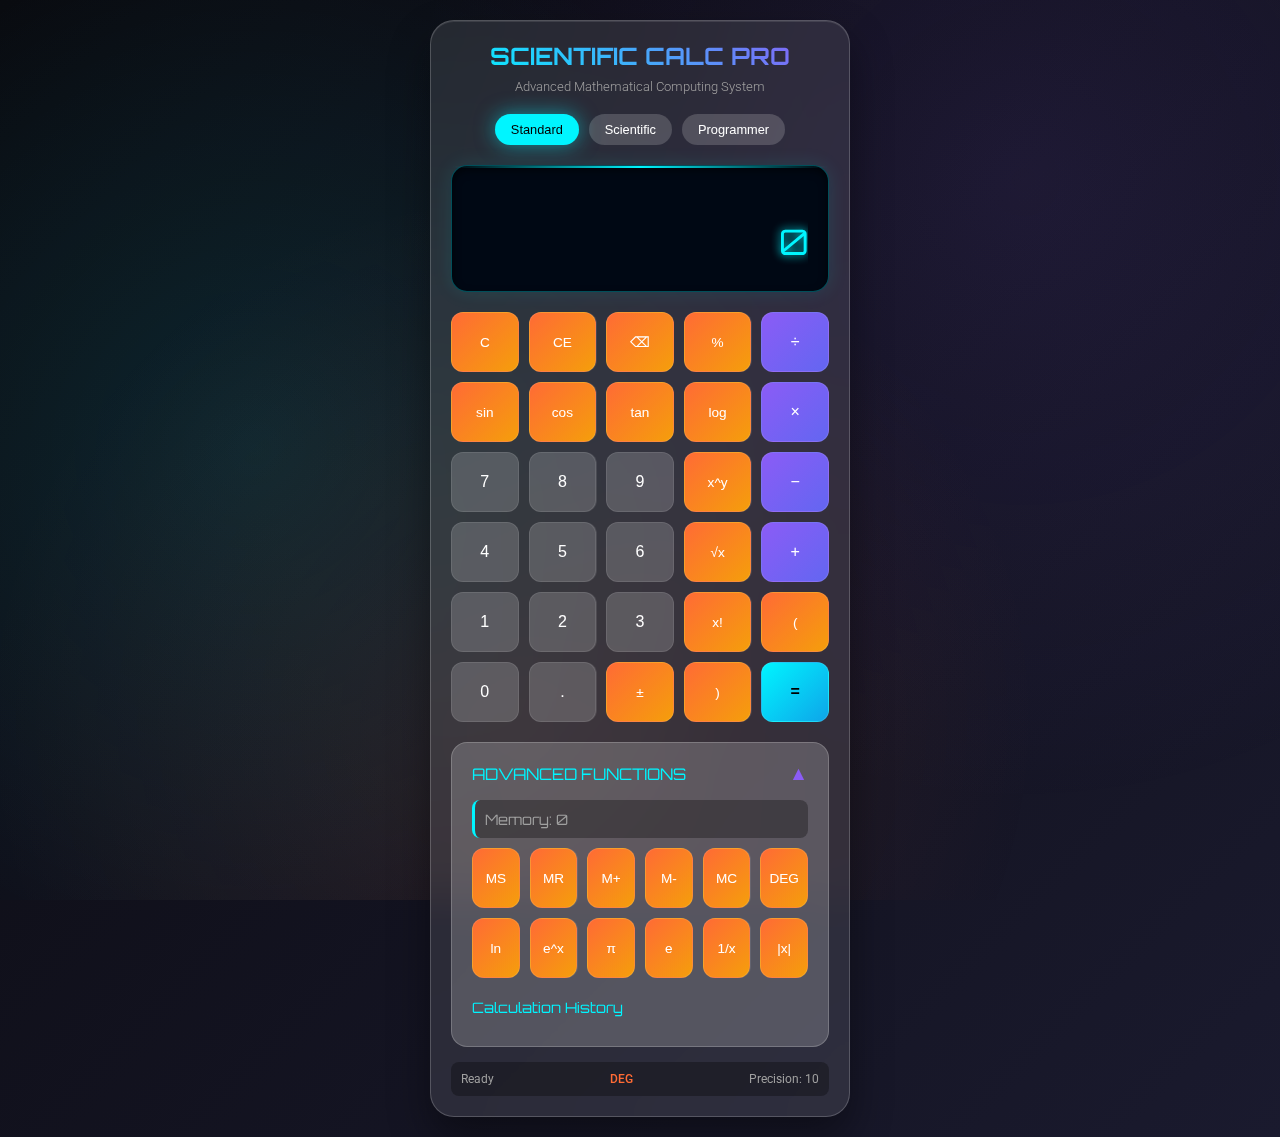
<file: Calculator/index.html>
<!DOCTYPE html>
<html lang="en">
<head>
    <meta charset="UTF-8">
    <meta name="viewport" content="width=device-width, initial-scale=1.0">
    <title>Advanced Scientific Calculator Pro</title>
    <link rel="stylesheet" href="styles.css">
</head>
<body>
    <div class="calculator-container">
        <div class="calc-header">
            <h1 class="calc-title">SCIENTIFIC CALC PRO</h1>
            <p class="calc-subtitle">Advanced Mathematical Computing System</p>
        </div>

        <div class="mode-selector">
            <button class="mode-btn active" data-mode="standard">Standard</button>
            <button class="mode-btn" data-mode="scientific">Scientific</button>
            <button class="mode-btn" data-mode="programmer">Programmer</button>
        </div>

        <div class="display-section">
            <div class="secondary-display" id="secondaryDisplay"></div>
            <div class="main-display" id="mainDisplay">0</div>
        </div>

        <div class="button-grid" id="buttonGrid">
            <!-- Standard Mode Buttons -->
            <button class="calc-btn function" data-action="clear">C</button>
            <button class="calc-btn function" data-action="clearEntry">CE</button>
            <button class="calc-btn function" data-action="backspace">⌫</button>
            <button class="calc-btn function" data-action="percentage">%</button>
            <button class="calc-btn operator" data-action="divide">÷</button>
            
            <button class="calc-btn function" data-action="sin">sin</button>
            <button class="calc-btn function" data-action="cos">cos</button>
            <button class="calc-btn function" data-action="tan">tan</button>
            <button class="calc-btn function" data-action="log">log</button>
            <button class="calc-btn operator" data-action="multiply">×</button>
            
            <button class="calc-btn" data-value="7">7</button>
            <button class="calc-btn" data-value="8">8</button>
            <button class="calc-btn" data-value="9">9</button>
            <button class="calc-btn function" data-action="power">x^y</button>
            <button class="calc-btn operator" data-action="subtract">−</button>
            
            <button class="calc-btn" data-value="4">4</button>
            <button class="calc-btn" data-value="5">5</button>
            <button class="calc-btn" data-value="6">6</button>
            <button class="calc-btn function" data-action="sqrt">√x</button>
            <button class="calc-btn operator" data-action="add">+</button>
            
            <button class="calc-btn" data-value="1">1</button>
            <button class="calc-btn" data-value="2">2</button>
            <button class="calc-btn" data-value="3">3</button>
            <button class="calc-btn function" data-action="factorial">x!</button>
            <button class="calc-btn function" data-action="openParen">(</button>
            
            <button class="calc-btn" data-value="0">0</button>
            <button class="calc-btn" data-value=".">.</button>
            <button class="calc-btn function" data-action="negate">±</button>
            <button class="calc-btn function" data-action="closeParen">)</button>
            <button class="calc-btn equals" data-action="equals">=</button>
        </div>

        <div class="advanced-panel">
            <div class="panel-header">
                <span class="panel-title">ADVANCED FUNCTIONS</span>
                <button class="toggle-btn" id="advancedToggle">▲</button>
            </div>
            
            <div class="memory-display" id="memoryDisplay">Memory: 0</div>
            
            <div class="button-grid" style="grid-template-columns: repeat(6, 1fr);">
                <button class="calc-btn function" data-action="memoryStore">MS</button>
                <button class="calc-btn function" data-action="memoryRecall">MR</button>
                <button class="calc-btn function" data-action="memoryAdd">M+</button>
                <button class="calc-btn function" data-action="memorySubtract">M-</button>
                <button class="calc-btn function" data-action="memoryClear">MC</button>
                <button class="calc-btn function" data-action="toggleAngle">DEG</button>
                
                <button class="calc-btn function" data-action="ln">ln</button>
                <button class="calc-btn function" data-action="exp">e^x</button>
                <button class="calc-btn function" data-action="pi">π</button>
                <button class="calc-btn function" data-action="e">e</button>
                <button class="calc-btn function" data-action="reciprocal">1/x</button>
                <button class="calc-btn function" data-action="abs">|x|</button>
            </div>
            
            <div class="history-panel" id="historyPanel">
                <div class="panel-title" style="font-size: 0.9rem; margin-bottom: 10px;">Calculation History</div>
            </div>
        </div>

        <div class="status-bar">
            <span id="statusText">Ready</span>
            <span class="angle-mode" id="angleMode">DEG</span>
            <span id="precisionDisplay">Precision: 10</span>
        </div>
    </div>
    <script src="script.js"></script>
</html>
</file>
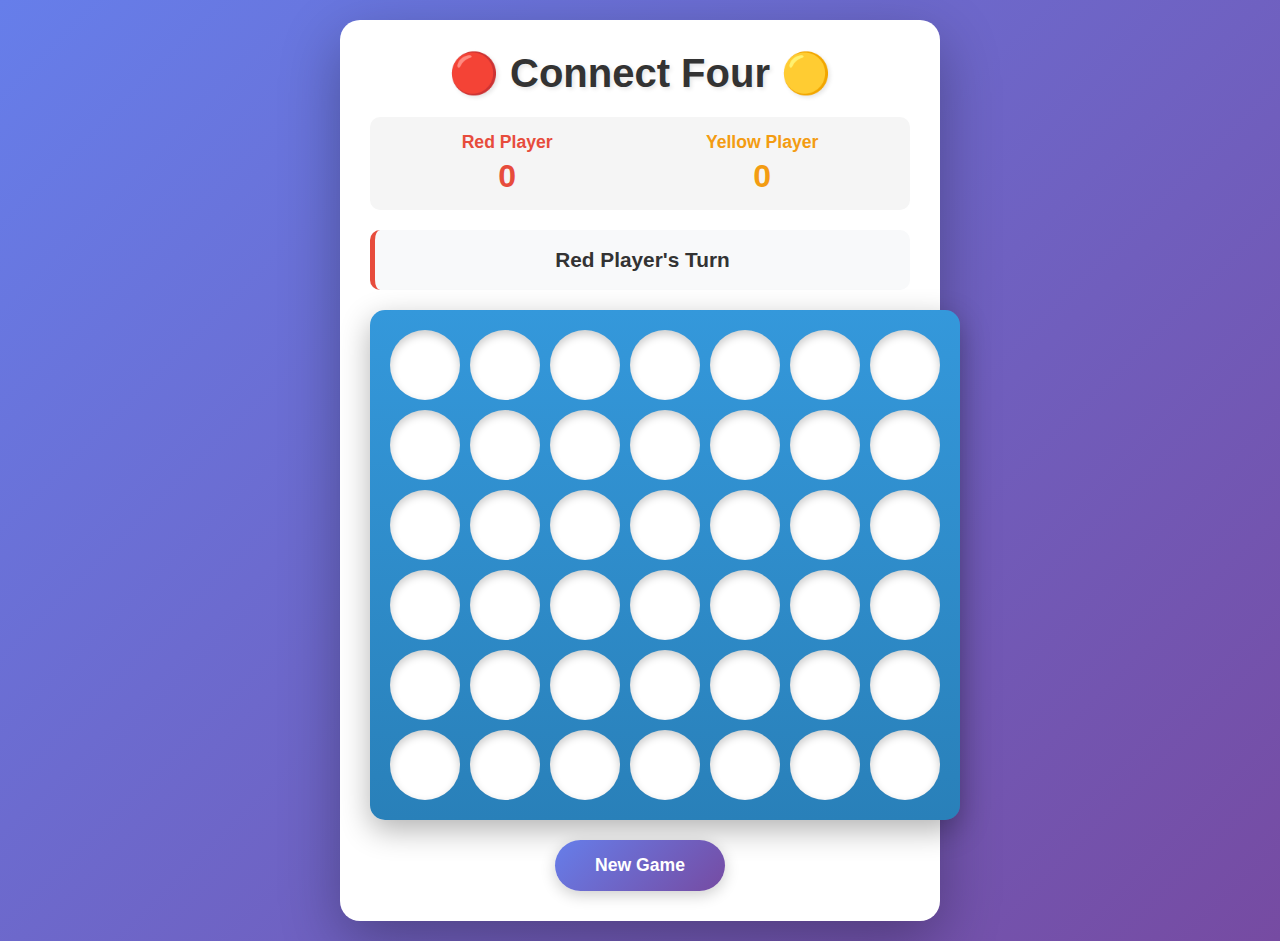
<file: Connect Four Game/index.html>
<!DOCTYPE html>
<html lang="en">
<head>
    <meta charset="UTF-8">
    <meta name="viewport" content="width=device-width, initial-scale=1.0">
    <title>Connect Four</title>
    <link rel="stylesheet" href="styles.css">
</head>
<body>
    <div class="game-container">
        <h1>🔴 Connect Four 🟡</h1>
        
        <div class="score-board">
            <div class="score player-red">
                <div class="score-label">Red Player</div>
                <div class="score-value" id="red-score">0</div>
            </div>
            <div class="score player-yellow">
                <div class="score-label">Yellow Player</div>
                <div class="score-value" id="yellow-score">0</div>
            </div>
        </div>

        <div class="status red-turn" id="status">Red Player's Turn</div>

        <div class="board" id="board"></div>

        <div class="controls">
            <button onclick="resetGame()">New Game</button>
        </div>
    </div>

    <script src="script.js"></script>
</body>
</html>
</file>
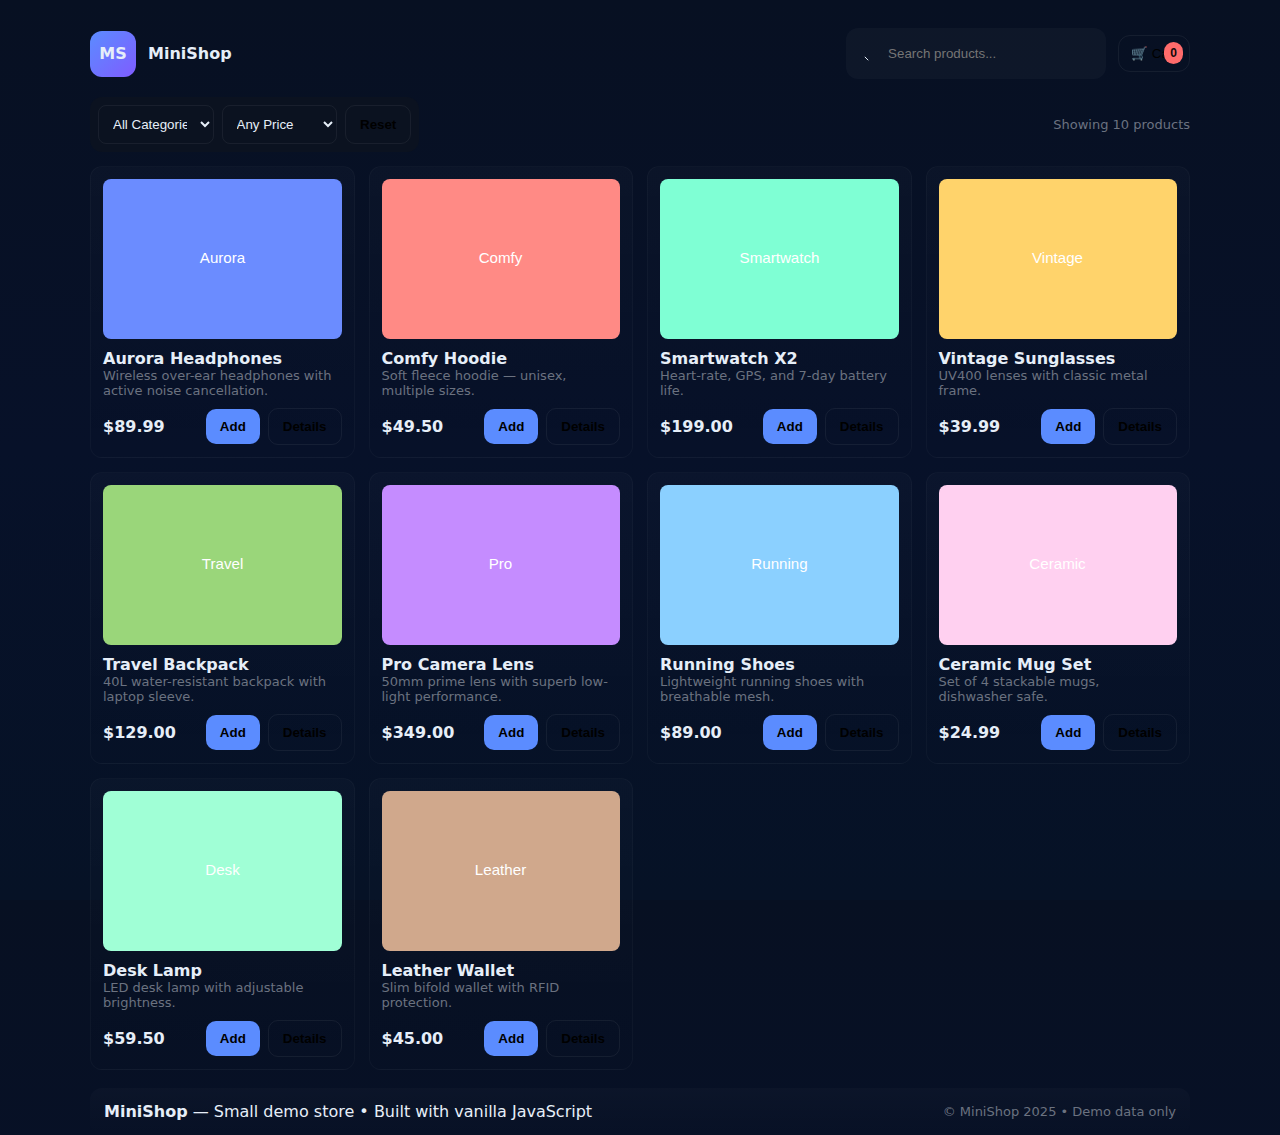
<file: E-Commerce/index.html>
<!doctype html>
<html lang="en">
<head>
  <meta charset="utf-8" />
  <meta name="viewport" content="width=device-width,initial-scale=1" />
  <title>MiniShop — Single File E‑Commerce</title>
  <link rel="stylesheet" href="styles.css" />
</head>
<body>
  <div class="app">
    <header>
      <div class="logo"><div class="mark">MS</div><h1>MiniShop</h1></div>
      <div class="nav">
        <div class="search" role="search">
          <svg width="16" height="16" viewBox="0 0 24 24" fill="none"><path d="M21 21l-4.35-4.35" stroke="currentColor" stroke-width="1.5" stroke-linecap="round" stroke-linejoin="round"/></svg>
          <input id="searchInput" placeholder="Search products..." />
        </div>
        <button class="cart-btn" id="openCartBtn" aria-label="Open cart">
          🛒 Cart <span class="cart-count" id="cartCount">0</span>
        </button>
      </div>
    </header>

    <main>
      <section class="controls">
        <div class="filters">
          <select id="categoryFilter">
            <option value="all">All Categories</option>
          </select>
          <select id="priceFilter">
            <option value="all">Any Price</option>
            <option value="0-50">Under $50</option>
            <option value="50-150">$50 - $150</option>
            <option value="150-99999">$150+</option>
          </select>
          <button class="btn ghost" id="resetFilters">Reset</button>
        </div>
        <div style="margin-left:auto;color:var(--muted);font-size:13px">Showing <span id="resultCount">0</span> products</div>
      </section>

      <section class="grid" id="productGrid" aria-live="polite"></section>
    </main>

    <footer>
      <div>
        <strong>MiniShop</strong> — Small demo store • Built with vanilla JavaScript
      </div>
      <div class="muted">© MiniShop 2025 • Demo data only</div>
    </footer>
  </div>

  <!-- Modal / Overlay (used for product details and cart/checkout) -->
  <div class="overlay" id="overlay">
    <div class="panel" id="panel"></div>
  </div>

  <template id="productCardTpl">
    <article class="card fade-in">
      <div class="thumb" data-img></div>
      <div>
        <div class="title" data-title></div>
        <div class="muted" data-desc></div>
      </div>
      <div class="card-controls">
        <div>
          <div class="price" data-price></div>
        </div>
        <div style="display:flex;gap:8px;align-items:center">
          <button class="btn" data-add>Add</button>
          <button class="btn ghost" data-details>Details</button>
        </div>
      </div>
    </article>
  </template>

    <script src="script.js"></script>
</body>
</html>
</file>
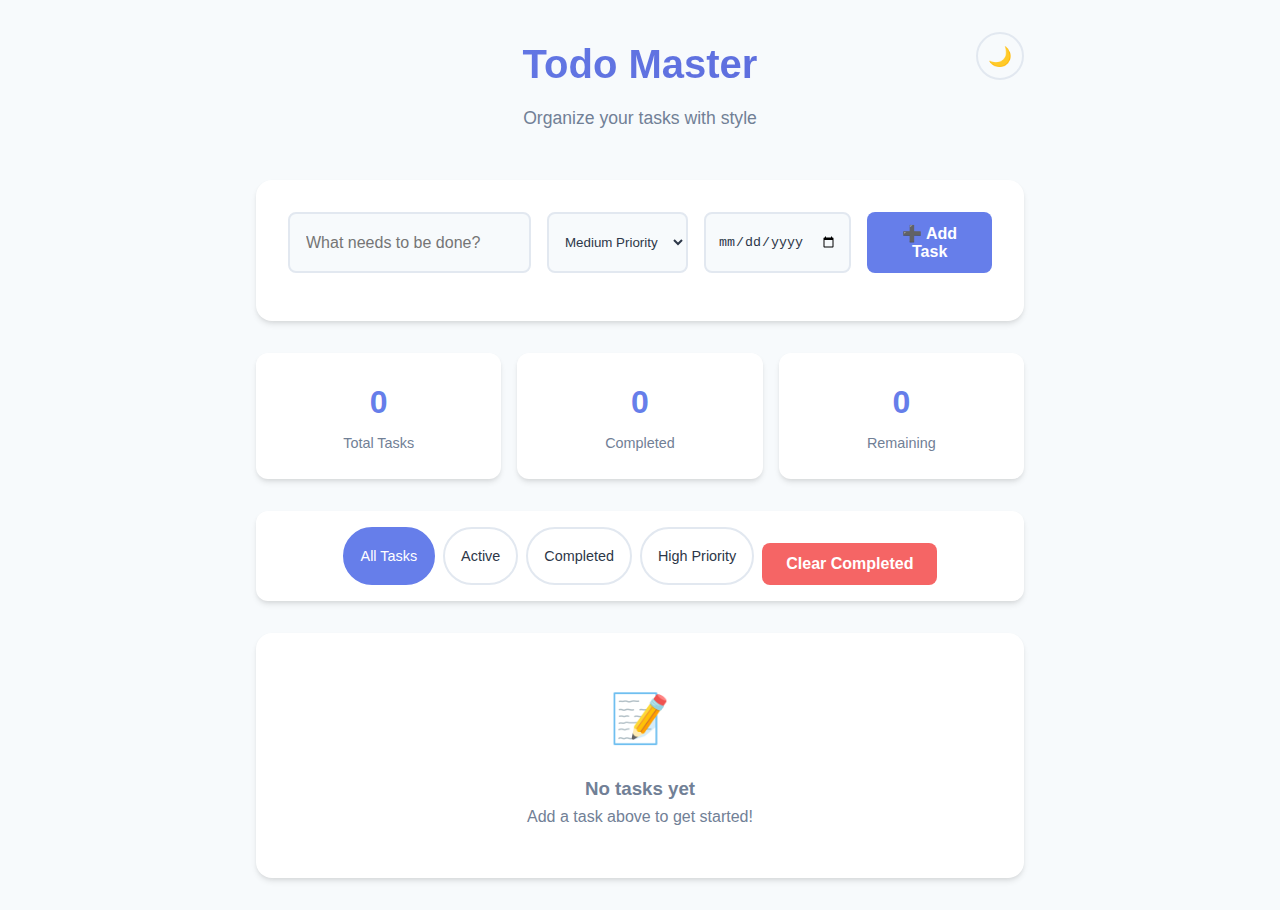
<file: To Do List/index.html>
<!DOCTYPE html>
<html lang="en">
<head>
    <meta charset="UTF-8">
    <meta name="viewport" content="width=device-width, initial-scale=1.0">
    <title>Modern Todo List</title>
    <link rel="stylesheet" href="styles.css">
</head>
<body>
    <div class="app-container">
        <header class="header">
            <h1 class="app-title">Todo Master</h1>
            <p class="app-subtitle">Organize your tasks with style</p>
            <button class="theme-toggle" id="themeToggle" aria-label="Toggle dark mode">🌙</button>
        </header>

        <form class="todo-form" id="todoForm">
            <div class="input-group">
                <input 
                    type="text" 
                    class="todo-input" 
                    id="todoInput" 
                    placeholder="What needs to be done?"
                    aria-label="New todo item"
                    required
                />
                <select class="priority-select" id="prioritySelect" aria-label="Priority level">
                    <option value="low">Low Priority</option>
                    <option value="medium" selected>Medium Priority</option>
                    <option value="high">High Priority</option>
                </select>
                <input 
                    type="date" 
                    class="due-date" 
                    id="dueDateInput"
                    aria-label="Due date"
                />
                <button type="submit" class="btn btn-primary" aria-label="Add todo">
                    ➕ Add Task
                </button>
            </div>
        </form>

        <div class="stats-container">
            <div class="stat-card">
                <div class="stat-number" id="totalTasks">0</div>
                <div class="stat-label">Total Tasks</div>
            </div>
            <div class="stat-card">
                <div class="stat-number" id="completedTasks">0</div>
                <div class="stat-label">Completed</div>
            </div>
            <div class="stat-card">
                <div class="stat-number" id="remainingTasks">0</div>
                <div class="stat-label">Remaining</div>
            </div>
        </div>

        <div class="filters">
            <button class="filter-btn active" data-filter="all">All Tasks</button>
            <button class="filter-btn" data-filter="active">Active</button>
            <button class="filter-btn" data-filter="completed">Completed</button>
            <button class="filter-btn" data-filter="high">High Priority</button>
            <button class="clear-completed btn" id="clearCompleted">Clear Completed</button>
        </div>

        <div class="todo-list" id="todoList">
            <div class="empty-state">
                <div class="emoji">📝</div>
                <h3>No tasks yet</h3>
                <p>Add a task above to get started!</p>
            </div>
        </div>
    </div>

    <script src="script.js"></script>
</body>
</html>
</file>
<file: Calculator/styles.css>
@import url('https://fonts.googleapis.com/css2?family=Orbitron:wght@400;700;900&family=Roboto:wght@300;400;500;700&display=swap');
        
        :root {
            --primary-bg: #0a0a0f;
            --secondary-bg: #1a1a2e;
            --accent-cyan: #00f5ff;
            --accent-purple: #8b5cf6;
            --accent-orange: #ff6b35;
            --display-bg: #000814;
            --button-bg: rgba(255, 255, 255, 0.08);
            --button-hover: rgba(255, 255, 255, 0.15);
            --text-primary: #ffffff;
            --text-secondary: #a0a0a0;
            --glass-bg: rgba(255, 255, 255, 0.1);
            --glass-border: rgba(255, 255, 255, 0.2);
            --shadow-color: rgba(0, 245, 255, 0.3);
        }

        * {
            margin: 0;
            padding: 0;
            box-sizing: border-box;
        }

        body {
            font-family: 'Roboto', sans-serif;
            background: linear-gradient(135deg, var(--primary-bg) 0%, var(--secondary-bg) 100%);
            min-height: 100vh;
            color: var(--text-primary);
            overflow-x: auto;
            position: relative;
        }

        body::before {
            content: '';
            position: fixed;
            top: 0;
            left: 0;
            width: 100%;
            height: 100%;
            background: 
                radial-gradient(circle at 20% 50%, rgba(0, 245, 255, 0.1) 0%, transparent 50%),
                radial-gradient(circle at 80% 20%, rgba(139, 92, 246, 0.1) 0%, transparent 50%),
                radial-gradient(circle at 40% 80%, rgba(255, 107, 53, 0.1) 0%, transparent 50%);
            pointer-events: none;
            z-index: -1;
        }

        .calculator-container {
            max-width: 420px;
            margin: 20px auto;
            padding: 20px;
            background: var(--glass-bg);
            border: 1px solid var(--glass-border);
            border-radius: 24px;
            backdrop-filter: blur(20px);
            box-shadow: 
                0 20px 40px rgba(0, 0, 0, 0.4),
                inset 0 1px 0 rgba(255, 255, 255, 0.1);
            position: relative;
        }

        .calculator-container::before {
            content: '';
            position: absolute;
            top: -1px;
            left: -1px;
            right: -1px;
            bottom: -1px;
            background: linear-gradient(45deg, var(--accent-cyan), var(--accent-purple), var(--accent-orange), var(--accent-cyan));
            border-radius: 24px;
            z-index: -1;
            opacity: 0;
            transition: opacity 0.3s ease;
        }

        .calculator-container:hover::before {
            opacity: 0.3;
        }

        .calc-header {
            text-align: center;
            margin-bottom: 20px;
        }

        .calc-title {
            font-family: 'Orbitron', monospace;
            font-size: 1.5rem;
            font-weight: 700;
            background: linear-gradient(45deg, var(--accent-cyan), var(--accent-purple));
            -webkit-background-clip: text;
            -webkit-text-fill-color: transparent;
            margin-bottom: 8px;
        }

        .calc-subtitle {
            font-size: 0.8rem;
            color: var(--text-secondary);
            font-weight: 300;
        }

        .mode-selector {
            display: flex;
            justify-content: center;
            gap: 10px;
            margin-bottom: 20px;
        }

        .mode-btn {
            padding: 8px 16px;
            border: none;
            border-radius: 20px;
            background: var(--button-bg);
            color: var(--text-primary);
            font-size: 0.8rem;
            cursor: pointer;
            transition: all 0.3s ease;
            backdrop-filter: blur(10px);
        }

        .mode-btn:hover, .mode-btn.active {
            background: var(--accent-cyan);
            color: #000;
            box-shadow: 0 0 20px rgba(0, 245, 255, 0.5);
        }

        .display-section {
            background: var(--display-bg);
            border-radius: 16px;
            padding: 20px;
            margin-bottom: 20px;
            border: 1px solid rgba(0, 245, 255, 0.3);
            box-shadow: 
                inset 0 4px 8px rgba(0, 0, 0, 0.6),
                0 0 20px rgba(0, 245, 255, 0.1);
            position: relative;
        }

        .display-section::before {
            content: '';
            position: absolute;
            top: 0;
            left: 0;
            right: 0;
            height: 2px;
            background: linear-gradient(90deg, transparent, var(--accent-cyan), transparent);
            animation: scan 3s ease-in-out infinite;
        }

        @keyframes scan {
            0%, 100% { opacity: 0; }
            50% { opacity: 0.8; }
        }

        .secondary-display {
            font-family: 'Orbitron', monospace;
            font-size: 0.9rem;
            color: var(--text-secondary);
            min-height: 20px;
            text-align: right;
            margin-bottom: 5px;
        }

        .main-display {
            font-family: 'Orbitron', monospace;
            font-size: 2.2rem;
            color: var(--accent-cyan);
            text-align: right;
            min-height: 60px;
            display: flex;
            align-items: center;
            justify-content: flex-end;
            text-shadow: 0 0 10px currentColor;
            word-break: break-all;
            overflow-x: auto;
        }

        .button-grid {
            display: grid;
            grid-template-columns: repeat(5, 1fr);
            gap: 10px;
            margin-bottom: 20px;
        }

        .calc-btn {
            height: 60px;
            border: none;
            border-radius: 12px;
            background: var(--button-bg);
            color: var(--text-primary);
            font-size: 1rem;
            font-weight: 500;
            cursor: pointer;
            transition: all 0.2s ease;
            position: relative;
            backdrop-filter: blur(10px);
            border: 1px solid rgba(255, 255, 255, 0.1);
            overflow: hidden;
        }

        .calc-btn::before {
            content: '';
            position: absolute;
            top: 50%;
            left: 50%;
            width: 0;
            height: 0;
            border-radius: 50%;
            background: rgba(255, 255, 255, 0.2);
            transition: all 0.3s ease;
            transform: translate(-50%, -50%);
        }

        .calc-btn:hover::before {
            width: 100px;
            height: 100px;
        }

        .calc-btn:hover {
            background: var(--button-hover);
            transform: translateY(-2px);
            box-shadow: 
                0 8px 16px rgba(0, 0, 0, 0.3),
                0 0 20px rgba(255, 255, 255, 0.1);
        }

        .calc-btn:active {
            transform: translateY(0);
            box-shadow: inset 0 2px 4px rgba(0, 0, 0, 0.3);
        }

        .calc-btn.operator {
            background: linear-gradient(135deg, var(--accent-purple), #6366f1);
            color: white;
        }

        .calc-btn.operator:hover {
            box-shadow: 0 8px 20px rgba(139, 92, 246, 0.4);
        }

        .calc-btn.function {
            background: linear-gradient(135deg, var(--accent-orange), #f59e0b);
            color: white;
            font-size: 0.85rem;
        }

        .calc-btn.function:hover {
            box-shadow: 0 8px 20px rgba(255, 107, 53, 0.4);
        }

        .calc-btn.equals {
            background: linear-gradient(135deg, var(--accent-cyan), #0ea5e9);
            color: #000;
            font-weight: 700;
        }

        .calc-btn.equals:hover {
            box-shadow: 0 8px 20px rgba(0, 245, 255, 0.5);
        }

        .calc-btn.wide {
            grid-column: span 2;
        }

        .advanced-panel {
            margin-top: 20px;
            padding: 20px;
            background: var(--glass-bg);
            border-radius: 16px;
            border: 1px solid var(--glass-border);
            backdrop-filter: blur(10px);
        }

        .panel-header {
            display: flex;
            justify-content: space-between;
            align-items: center;
            margin-bottom: 15px;
        }

        .panel-title {
            font-family: 'Orbitron', monospace;
            font-size: 1rem;
            color: var(--accent-cyan);
        }

        .toggle-btn {
            background: none;
            border: none;
            color: var(--accent-purple);
            font-size: 1.2rem;
            cursor: pointer;
            transition: transform 0.3s ease;
        }

        .toggle-btn:hover {
            transform: scale(1.1);
        }

        .memory-display {
            font-family: 'Orbitron', monospace;
            font-size: 0.9rem;
            color: var(--text-secondary);
            margin-bottom: 10px;
            padding: 10px;
            background: rgba(0, 0, 0, 0.3);
            border-radius: 8px;
            border-left: 3px solid var(--accent-cyan);
        }

        .history-panel {
            max-height: 200px;
            overflow-y: auto;
            margin-top: 10px;
        }

        .history-item {
            padding: 8px;
            margin-bottom: 5px;
            background: rgba(255, 255, 255, 0.05);
            border-radius: 8px;
            font-family: 'Orbitron', monospace;
            font-size: 0.8rem;
            cursor: pointer;
            transition: all 0.2s ease;
        }

        .history-item:hover {
            background: rgba(255, 255, 255, 0.1);
            transform: translateX(5px);
        }

        .status-bar {
            display: flex;
            justify-content: space-between;
            align-items: center;
            margin-top: 15px;
            padding: 10px;
            background: rgba(0, 0, 0, 0.3);
            border-radius: 8px;
            font-size: 0.75rem;
            color: var(--text-secondary);
        }

        .angle-mode {
            color: var(--accent-orange);
            font-weight: 500;
        }

        .error {
            color: #ef4444;
            animation: shake 0.5s ease-in-out;
        }

        @keyframes shake {
            0%, 100% { transform: translateX(0); }
            25% { transform: translateX(-5px); }
            75% { transform: translateX(5px); }
        }

        @keyframes glow {
            0%, 100% { box-shadow: 0 0 5px currentColor; }
            50% { box-shadow: 0 0 20px currentColor, 0 0 30px currentColor; }
        }

        .calculating {
            animation: glow 1s ease-in-out infinite;
        }

        /* Mobile Responsive */
        @media (max-width: 480px) {
            .calculator-container {
                margin: 10px;
                padding: 15px;
            }
            
            .main-display {
                font-size: 1.8rem;
            }
            
            .calc-btn {
                height: 50px;
                font-size: 0.9rem;
            }
            
            .button-grid {
                gap: 8px;
            }
        }

        /* Scrollbar Styling */
        ::-webkit-scrollbar {
            width: 6px;
        }

        ::-webkit-scrollbar-track {
            background: rgba(255, 255, 255, 0.1);
            border-radius: 3px;
        }

        ::-webkit-scrollbar-thumb {
            background: var(--accent-cyan);
            border-radius: 3px;
        }

        ::-webkit-scrollbar-thumb:hover {
            background: var(--accent-purple);
        }
</file>
<file: Connect Four Game/styles.css>
* {
            margin: 0;
            padding: 0;
            box-sizing: border-box;
        }

        body {
            font-family: 'Segoe UI', Tahoma, Geneva, Verdana, sans-serif;
            background: linear-gradient(135deg, #667eea 0%, #764ba2 100%);
            min-height: 100vh;
            display: flex;
            justify-content: center;
            align-items: center;
            padding: 20px;
        }

        .game-container {
            background: white;
            border-radius: 20px;
            padding: 30px;
            box-shadow: 0 20px 60px rgba(0, 0, 0, 0.3);
            max-width: 600px;
            width: 100%;
        }

        h1 {
            text-align: center;
            color: #333;
            margin-bottom: 20px;
            font-size: 2.5em;
            text-shadow: 2px 2px 4px rgba(0, 0, 0, 0.1);
        }

        .score-board {
            display: flex;
            justify-content: space-around;
            margin-bottom: 20px;
            padding: 15px;
            background: #f5f5f5;
            border-radius: 10px;
        }

        .score {
            text-align: center;
        }

        .score-label {
            font-weight: bold;
            font-size: 1.1em;
            margin-bottom: 5px;
        }

        .score-value {
            font-size: 2em;
            font-weight: bold;
        }

        .player-red .score-label,
        .player-red .score-value {
            color: #e74c3c;
        }

        .player-yellow .score-label,
        .player-yellow .score-value {
            color: #f39c12;
        }

        .status {
            text-align: center;
            font-size: 1.3em;
            margin-bottom: 20px;
            padding: 15px;
            background: #f8f9fa;
            border-radius: 10px;
            font-weight: bold;
            color: #333;
            min-height: 60px;
            display: flex;
            align-items: center;
            justify-content: center;
        }

        .status.red-turn {
            border-left: 5px solid #e74c3c;
        }

        .status.yellow-turn {
            border-left: 5px solid #f39c12;
        }

        .board {
            background: linear-gradient(180deg, #3498db 0%, #2980b9 100%);
            padding: 15px;
            border-radius: 15px;
            box-shadow: 0 10px 30px rgba(0, 0, 0, 0.3);
            margin: 0 auto;
            width: fit-content;
            display: grid;
            grid-template-columns: repeat(7, 1fr);
            gap: 0;
            justify-items: center;
        }

        .column {
            display: flex;
            flex-direction: column;
            position: relative;
        }

        .cell {
            width: 70px;
            height: 70px;
            background: white;
            border-radius: 50%;
            margin: 5px;
            display: flex;
            align-items: center;
            justify-content: center;
            cursor: pointer;
            position: relative;
            box-shadow: inset 0 4px 8px rgba(0, 0, 0, 0.2);
            transition: transform 0.2s;
        }

        .cell:hover {
            transform: scale(1.05);
        }

        .cell.disabled {
            cursor: not-allowed;
        }

        .cell.disabled:hover {
            transform: scale(1);
        }

        .disc {
            width: 60px;
            height: 60px;
            border-radius: 50%;
            position: absolute;
            animation: drop 0.5s ease-in;
            box-shadow: 0 4px 8px rgba(0, 0, 0, 0.3);
        }

        @keyframes drop {
            0% {
                transform: translateY(-400px);
            }
            60% {
                transform: translateY(10px);
            }
            80% {
                transform: translateY(-5px);
            }
            100% {
                transform: translateY(0);
            }
        }

        .disc.red {
            background: radial-gradient(circle at 30% 30%, #ff6b6b, #e74c3c);
        }

        .disc.yellow {
            background: radial-gradient(circle at 30% 30%, #ffd93d, #f39c12);
        }

        .disc.winning {
            animation: pulse 0.6s ease-in-out infinite alternate;
        }

        @keyframes pulse {
            0% {
                transform: scale(1);
                box-shadow: 0 4px 8px rgba(0, 0, 0, 0.3);
            }
            100% {
                transform: scale(1.1);
                box-shadow: 0 6px 12px rgba(0, 0, 0, 0.5), 0 0 20px rgba(255, 255, 255, 0.8);
            }
        }

        .hover-disc {
            width: 60px;
            height: 60px;
            border-radius: 50%;
            position: absolute;
            top: -80px;
            left: 50%;
            transform: translateX(-50%);
            opacity: 0;
            transition: opacity 0.2s;
            pointer-events: none;
        }

        .column:hover .hover-disc {
            opacity: 0.7;
        }

        .column.disabled:hover .hover-disc {
            opacity: 0;
        }

        .hover-disc.red {
            background: radial-gradient(circle at 30% 30%, #ff6b6b, #e74c3c);
        }

        .hover-disc.yellow {
            background: radial-gradient(circle at 30% 30%, #ffd93d, #f39c12);
        }

        .controls {
            text-align: center;
            margin-top: 20px;
        }

        button {
            background: linear-gradient(135deg, #667eea 0%, #764ba2 100%);
            color: white;
            border: none;
            padding: 15px 40px;
            font-size: 1.1em;
            border-radius: 50px;
            cursor: pointer;
            font-weight: bold;
            box-shadow: 0 4px 15px rgba(0, 0, 0, 0.2);
            transition: transform 0.2s, box-shadow 0.2s;
        }

        button:hover {
            transform: translateY(-2px);
            box-shadow: 0 6px 20px rgba(0, 0, 0, 0.3);
        }

        button:active {
            transform: translateY(0);
        }

        @media (max-width: 600px) {
            .cell {
                width: 45px;
                height: 45px;
                margin: 3px;
            }

            .disc, .hover-disc {
                width: 38px;
                height: 38px;
            }

            h1 {
                font-size: 1.8em;
            }

            .game-container {
                padding: 15px;
            }
        }
</file>
<file: E-Commerce/styles.css>
:root{
      --accent:#5b8cff; --muted:#6b7280; --bg:#0f1724; --card:#0b1220; --glass: rgba(255,255,255,0.03);
      --radius:14px; --max-width:1100px; --tax:0.08;
    }
    *{box-sizing:border-box}
    html,body{height:100%}
    body{
      margin:0; font-family:Inter,ui-sans-serif,system-ui,-apple-system,"Segoe UI",Roboto,"Helvetica Neue",Arial;
      background: linear-gradient(180deg,#071022 0%, #071129 50%, #061226 100%); color:#e6eef8; -webkit-font-smoothing:antialiased;
      display:flex; justify-content:center; padding:28px;
    }
    .app{width:100%; max-width:var(--max-width)}

    /* ---------- Header ---------- */
    header{display:flex; align-items:center; justify-content:space-between; gap:16px; margin-bottom:18px}
    .logo{display:flex;align-items:center;gap:12px}
    .logo .mark{width:46px;height:46px;border-radius:12px;background:linear-gradient(135deg,var(--accent),#7f5cff);display:flex;align-items:center;justify-content:center;font-weight:700}
    .logo h1{font-size:16px;margin:0}
    .nav{display:flex; gap:12px; align-items:center}
    .search{display:flex;align-items:center;background:var(--glass);padding:8px;border-radius:12px;gap:8px}
    .search input{background:transparent;border:0;outline:0;color:inherit;width:220px}

    .cart-btn{position:relative;background:transparent;border:1px solid rgba(255,255,255,0.06); padding:10px 12px;border-radius:12px;cursor:pointer}
    .cart-count{position:absolute;right:6px;top:6px;background:#ff6b6b;color:#100a0a;font-weight:700;font-size:12px;padding:4px 6px;border-radius:999px}

    /* ---------- Main layout ---------- */
    .controls{display:flex;gap:12px;align-items:center;margin-bottom:14px;flex-wrap:wrap}
    .filters{display:flex;gap:8px;padding:8px;background:var(--card);border-radius:12px}
    .grid{display:grid;grid-template-columns:repeat(auto-fit,minmax(220px,1fr));gap:14px}

    /* ---------- Product card ---------- */
    .card{background:linear-gradient(180deg, rgba(255,255,255,0.02), transparent);padding:12px;border-radius:12px;border:1px solid rgba(255,255,255,0.03);display:flex;flex-direction:column;gap:10px}
    .thumb{height:160px;border-radius:10px;background:#071428;display:flex;align-items:center;justify-content:center;font-size:28px}
    .title{font-weight:600}
    .muted{color:var(--muted);font-size:13px}
    .price{font-weight:700}
    .card-controls{display:flex;justify-content:space-between;align-items:center}
    button[href]{cursor:pointer}

    /* ---------- Modal & cart ---------- */
    .overlay{position:fixed;inset:0;background:rgba(3,6,12,0.6);display:none;align-items:center;justify-content:center;padding:26px}
    .overlay.show{display:flex}
    .panel{background:linear-gradient(180deg,#071127,#08122a);padding:18px;border-radius:14px;max-width:720px;width:100%;box-shadow:0 10px 30px rgba(2,6,23,0.6)}

    .cart-list{max-height:320px;overflow:auto;margin-bottom:12px}
    .cart-item{display:flex;gap:12px;align-items:center;padding:8px;border-radius:8px}
    .qty-input{width:64px}

    /* ---------- Checkout ---------- */
    form label{display:block;font-size:13px;margin-top:8px}
    .row{display:flex;gap:8px}
    .col{flex:1}
    input,select,textarea{background:transparent;border:1px solid rgba(255,255,255,0.06);padding:10px;border-radius:8px;color:inherit;width:100%}
    .btn{background:var(--accent);border:0;padding:10px 14px;border-radius:10px;font-weight:700;cursor:pointer}
    .btn.ghost{background:transparent;border:1px solid rgba(255,255,255,0.06)}

    /* ---------- Footer ---------- */
    footer{margin-top:18px;padding:14px;border-radius:12px;background:linear-gradient(180deg, rgba(255,255,255,0.02), transparent);display:flex;justify-content:space-between;align-items:center}

    /* ---------- Tiny responsiveness ---------- */
    @media (max-width:520px){
      .search input{width:120px}
      .logo h1{display:none}
      .controls{flex-direction:column;align-items:stretch}
    }

    /* ---------- Micro animations ---------- */
    .card:hover{transform:translateY(-6px);transition:transform .25s}
    .thumb{transition:transform .3s}
    .card:hover .thumb{transform:scale(1.03)}
    .fade-in{animation:fadeIn .28s ease}
    @keyframes fadeIn{from{opacity:0;transform:translateY(6px)}to{opacity:1;transform:none}}
</file>
<file: To Do List/styles.css>
* {
            margin: 0;
            padding: 0;
            box-sizing: border-box;
        }

        :root {
            --primary-color: #667eea;
            --primary-dark: #5a67d8;
            --success-color: #48bb78;
            --danger-color: #f56565;
            --warning-color: #ed8936;
            --bg-color: #f7fafc;
            --surface-color: #ffffff;
            --text-color: #2d3748;
            --text-muted: #718096;
            --border-color: #e2e8f0;
            --shadow: 0 4px 6px -1px rgba(0, 0, 0, 0.1), 0 2px 4px -1px rgba(0, 0, 0, 0.06);
            --shadow-lg: 0 10px 15px -3px rgba(0, 0, 0, 0.1), 0 4px 6px -2px rgba(0, 0, 0, 0.05);
        }

        [data-theme="dark"] {
            --bg-color: #1a202c;
            --surface-color: #2d3748;
            --text-color: #f7fafc;
            --text-muted: #a0aec0;
            --border-color: #4a5568;
        }

        body {
            font-family: 'Segoe UI', Tahoma, Geneva, Verdana, sans-serif;
            background: var(--bg-color);
            color: var(--text-color);
            line-height: 1.6;
            transition: all 0.3s ease;
        }

        .app-container {
            max-width: 800px;
            margin: 0 auto;
            padding: 2rem 1rem;
            min-height: 100vh;
        }

        .header {
            text-align: center;
            margin-bottom: 3rem;
            position: relative;
        }

        .app-title {
            font-size: 2.5rem;
            font-weight: 700;
            background: linear-gradient(135deg, var(--primary-color), var(--primary-dark));
            -webkit-background-clip: text;
            -webkit-text-fill-color: transparent;
            background-clip: text;
            margin-bottom: 0.5rem;
        }

        .app-subtitle {
            color: var(--text-muted);
            font-size: 1.1rem;
        }

        .theme-toggle {
            position: absolute;
            top: 0;
            right: 0;
            background: none;
            border: 2px solid var(--border-color);
            border-radius: 50%;
            width: 3rem;
            height: 3rem;
            cursor: pointer;
            display: flex;
            align-items: center;
            justify-content: center;
            font-size: 1.2rem;
            transition: all 0.3s ease;
        }

        .theme-toggle:hover {
            border-color: var(--primary-color);
            transform: scale(1.05);
        }

        .todo-form {
            background: var(--surface-color);
            padding: 2rem;
            border-radius: 1rem;
            box-shadow: var(--shadow);
            margin-bottom: 2rem;
            transition: all 0.3s ease;
        }

        .input-group {
            display: flex;
            gap: 1rem;
            margin-bottom: 1rem;
        }

        .todo-input {
            flex: 1;
            padding: 0.75rem 1rem;
            border: 2px solid var(--border-color);
            border-radius: 0.5rem;
            font-size: 1rem;
            transition: all 0.3s ease;
            background: var(--bg-color);
            color: var(--text-color);
        }

        .todo-input:focus {
            outline: none;
            border-color: var(--primary-color);
            box-shadow: 0 0 0 3px rgba(102, 126, 234, 0.1);
        }

        .priority-select, .due-date {
            padding: 0.75rem;
            border: 2px solid var(--border-color);
            border-radius: 0.5rem;
            background: var(--bg-color);
            color: var(--text-color);
            transition: all 0.3s ease;
        }

        .priority-select:focus, .due-date:focus {
            outline: none;
            border-color: var(--primary-color);
        }

        .btn {
            padding: 0.75rem 1.5rem;
            border: none;
            border-radius: 0.5rem;
            font-size: 1rem;
            font-weight: 600;
            cursor: pointer;
            transition: all 0.3s ease;
            display: inline-flex;
            align-items: center;
            gap: 0.5rem;
        }

        .btn-primary {
            background: var(--primary-color);
            color: white;
        }

        .btn-primary:hover {
            background: var(--primary-dark);
            transform: translateY(-1px);
        }

        .stats-container {
            display: grid;
            grid-template-columns: repeat(auto-fit, minmax(200px, 1fr));
            gap: 1rem;
            margin-bottom: 2rem;
        }

        .stat-card {
            background: var(--surface-color);
            padding: 1.5rem;
            border-radius: 0.75rem;
            box-shadow: var(--shadow);
            text-align: center;
            transition: all 0.3s ease;
        }

        .stat-card:hover {
            transform: translateY(-2px);
            box-shadow: var(--shadow-lg);
        }

        .stat-number {
            font-size: 2rem;
            font-weight: 700;
            color: var(--primary-color);
        }

        .stat-label {
            color: var(--text-muted);
            font-size: 0.9rem;
            margin-top: 0.25rem;
        }

        .filters {
            background: var(--surface-color);
            padding: 1rem;
            border-radius: 0.75rem;
            box-shadow: var(--shadow);
            margin-bottom: 2rem;
            display: flex;
            flex-wrap: wrap;
            gap: 0.5rem;
            justify-content: center;
        }

        .filter-btn {
            padding: 0.5rem 1rem;
            border: 2px solid var(--border-color);
            background: transparent;
            border-radius: 2rem;
            cursor: pointer;
            transition: all 0.3s ease;
            font-size: 0.9rem;
            color: var(--text-color);
        }

        .filter-btn.active {
            background: var(--primary-color);
            color: white;
            border-color: var(--primary-color);
        }

        .filter-btn:hover {
            border-color: var(--primary-color);
        }

        .todo-list {
            background: var(--surface-color);
            border-radius: 1rem;
            box-shadow: var(--shadow);
            overflow: hidden;
        }

        .todo-item {
            display: flex;
            align-items: center;
            padding: 1rem 1.5rem;
            border-bottom: 1px solid var(--border-color);
            transition: all 0.3s ease;
            cursor: pointer;
            animation: slideIn 0.3s ease;
        }

        .todo-item:last-child {
            border-bottom: none;
        }

        .todo-item:hover {
            background: var(--bg-color);
        }

        .todo-item.completed {
            opacity: 0.7;
        }

        .todo-item.completed .todo-text {
            text-decoration: line-through;
            color: var(--text-muted);
        }

        .todo-checkbox {
            width: 1.25rem;
            height: 1.25rem;
            border: 2px solid var(--border-color);
            border-radius: 0.25rem;
            margin-right: 1rem;
            cursor: pointer;
            position: relative;
            transition: all 0.3s ease;
        }

        .todo-checkbox.checked {
            background: var(--success-color);
            border-color: var(--success-color);
        }

        .todo-checkbox.checked::after {
            content: '✓';
            position: absolute;
            top: 50%;
            left: 50%;
            transform: translate(-50%, -50%);
            color: white;
            font-weight: bold;
            font-size: 0.8rem;
        }

        .todo-content {
            flex: 1;
            display: flex;
            flex-direction: column;
            gap: 0.25rem;
        }

        .todo-text {
            font-size: 1rem;
            line-height: 1.4;
        }

        .todo-meta {
            display: flex;
            gap: 1rem;
            font-size: 0.8rem;
            color: var(--text-muted);
            align-items: center;
        }

        .priority-badge {
            padding: 0.15rem 0.5rem;
            border-radius: 1rem;
            font-size: 0.7rem;
            font-weight: 600;
            text-transform: uppercase;
        }

        .priority-high {
            background: rgba(245, 101, 101, 0.2);
            color: var(--danger-color);
        }

        .priority-medium {
            background: rgba(237, 137, 54, 0.2);
            color: var(--warning-color);
        }

        .priority-low {
            background: rgba(72, 187, 120, 0.2);
            color: var(--success-color);
        }

        .todo-actions {
            display: flex;
            gap: 0.5rem;
            opacity: 0;
            transition: all 0.3s ease;
        }

        .todo-item:hover .todo-actions {
            opacity: 1;
        }

        .action-btn {
            width: 2rem;
            height: 2rem;
            border: none;
            border-radius: 0.25rem;
            cursor: pointer;
            display: flex;
            align-items: center;
            justify-content: center;
            transition: all 0.3s ease;
            font-size: 0.8rem;
        }

        .edit-btn {
            background: rgba(102, 126, 234, 0.1);
            color: var(--primary-color);
        }

        .edit-btn:hover {
            background: rgba(102, 126, 234, 0.2);
        }

        .delete-btn {
            background: rgba(245, 101, 101, 0.1);
            color: var(--danger-color);
        }

        .delete-btn:hover {
            background: rgba(245, 101, 101, 0.2);
        }

        .empty-state {
            text-align: center;
            padding: 3rem 2rem;
            color: var(--text-muted);
        }

        .empty-state .emoji {
            font-size: 3rem;
            margin-bottom: 1rem;
        }

        .clear-completed {
            background: var(--danger-color);
            color: white;
            margin-top: 1rem;
        }

        .clear-completed:hover {
            background: #e53e3e;
        }

        .edit-input {
            flex: 1;
            padding: 0.5rem;
            border: 2px solid var(--primary-color);
            border-radius: 0.25rem;
            font-size: 1rem;
            background: var(--bg-color);
            color: var(--text-color);
        }

        @keyframes slideIn {
            from {
                opacity: 0;
                transform: translateX(-20px);
            }
            to {
                opacity: 1;
                transform: translateX(0);
            }
        }

        @keyframes slideOut {
            from {
                opacity: 1;
                transform: translateX(0);
            }
            to {
                opacity: 0;
                transform: translateX(20px);
            }
        }

        .removing {
            animation: slideOut 0.3s ease forwards;
        }

        @media (max-width: 640px) {
            .app-container {
                padding: 1rem 0.5rem;
            }

            .app-title {
                font-size: 2rem;
            }

            .input-group {
                flex-direction: column;
            }

            .stats-container {
                grid-template-columns: 1fr 1fr;
            }

            .filters {
                padding: 0.75rem;
            }

            .todo-item {
                padding: 1rem;
            }

            .todo-actions {
                opacity: 1;
            }

            .theme-toggle {
                position: static;
                margin: 1rem auto 0;
            }

            .header {
                text-align: center;
            }
        }
</file>
